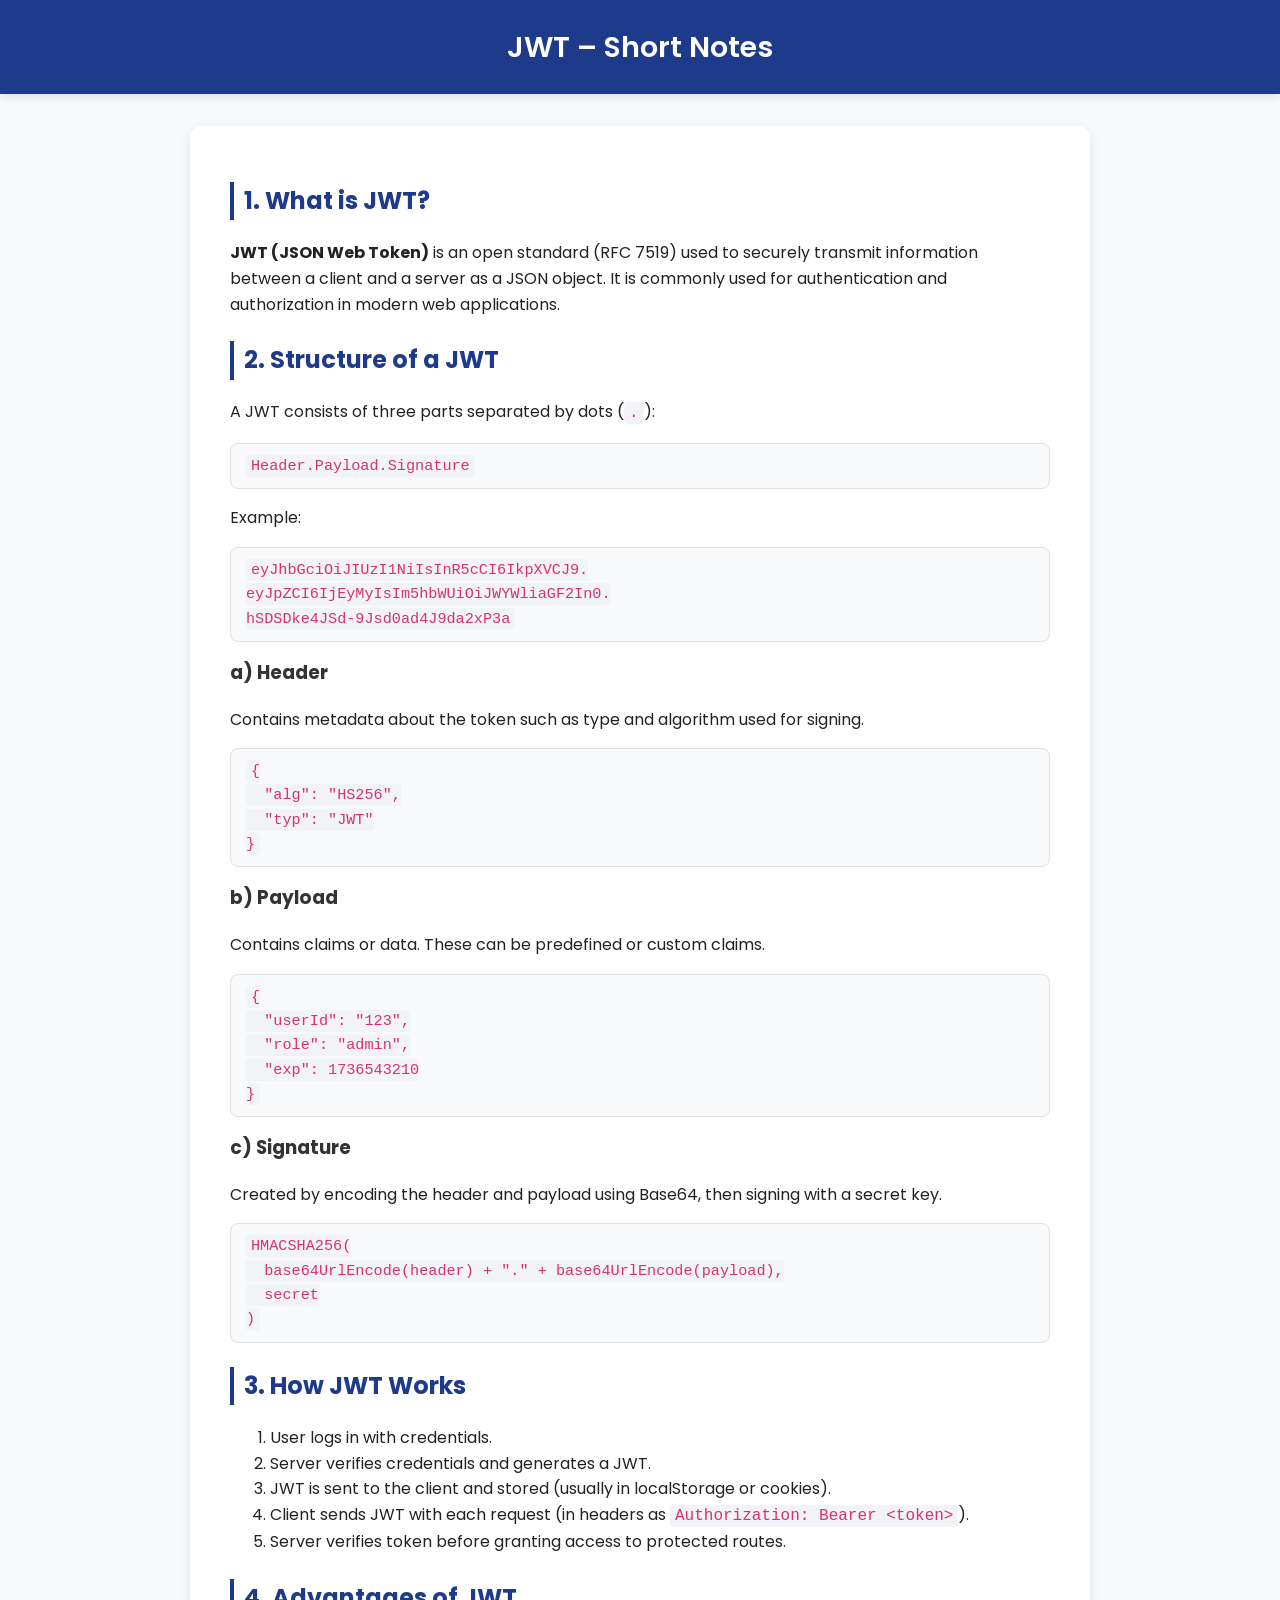
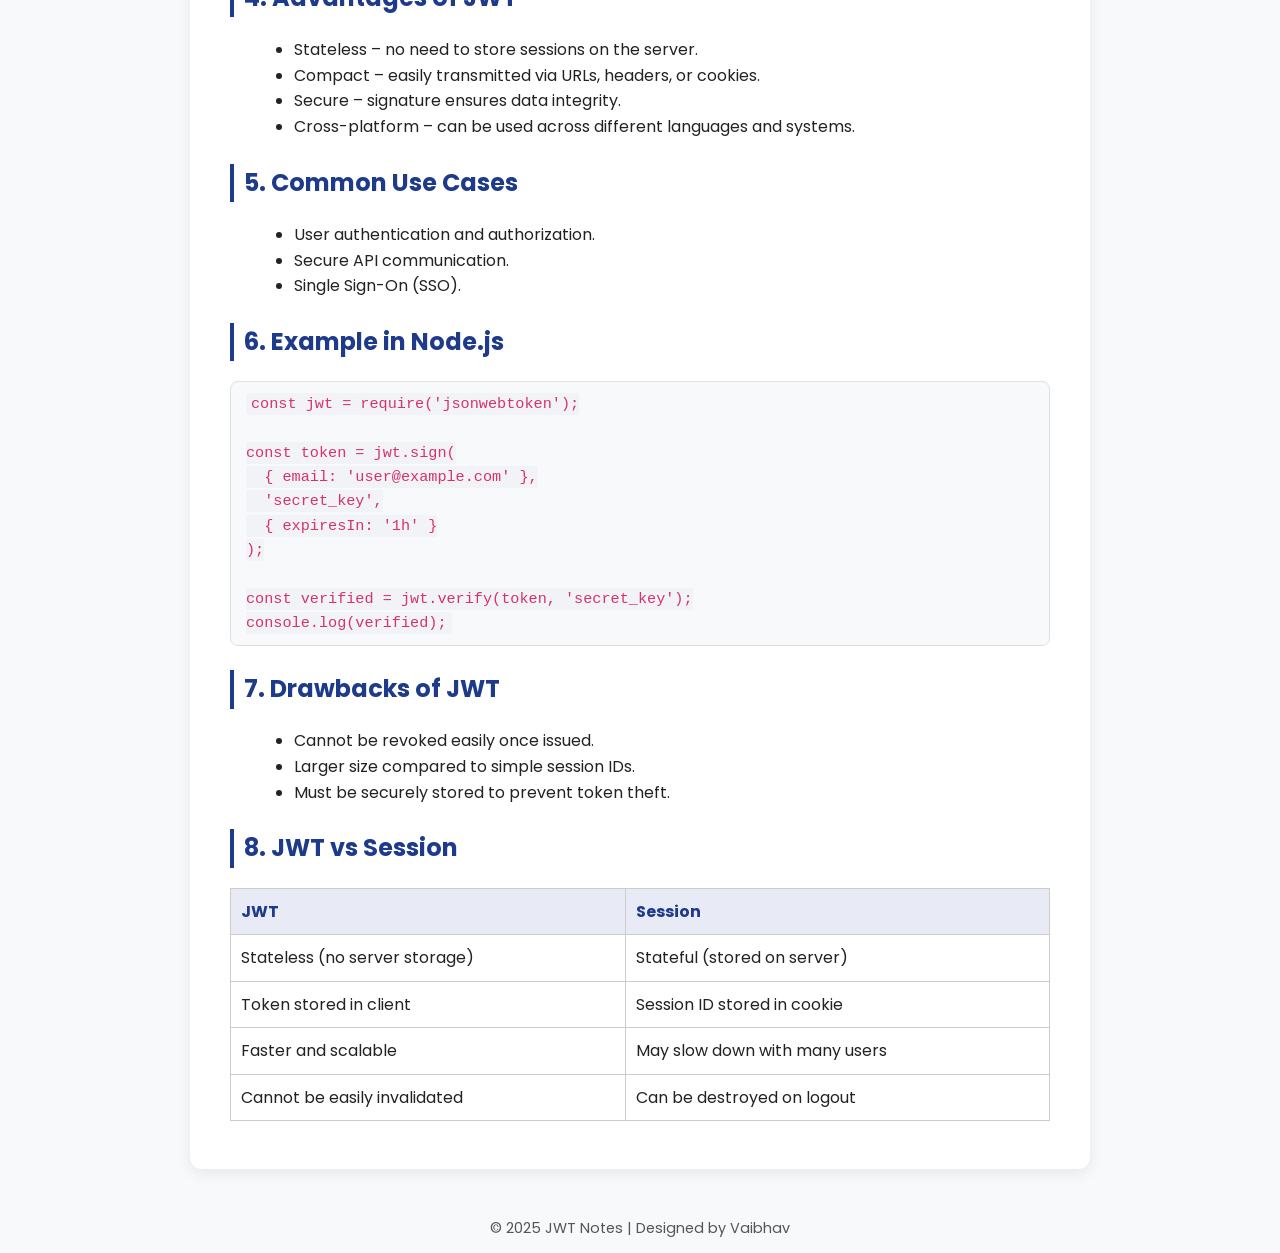
<file: Lab Work/Assignment-11/index.html>
<!DOCTYPE html>
<html lang="en">
<head>
  <meta charset="UTF-8">
  <meta name="viewport" content="width=device-width, initial-scale=1.0">
  <title>JWT – Short Notes</title>
  <link href="https://fonts.googleapis.com/css2?family=Poppins:wght@400;600&display=swap" rel="stylesheet">
  <style>
    * {
      box-sizing: border-box;
    }

    body {
      font-family: 'Poppins', sans-serif;
      background-color: #f8f9fb;
      color: #222;
      margin: 0;
      padding: 0;
      line-height: 1.6;
    }

    header {
      background-color: #1e3a8a;
      color: white;
      padding: 1.5rem 0;
      text-align: center;
      font-size: 1.8rem;
      font-weight: 600;
      box-shadow: 0 3px 8px rgba(0, 0, 0, 0.1);
    }

    .container {
      max-width: 900px;
      margin: 2rem auto;
      background: white;
      padding: 2rem 2.5rem;
      border-radius: 12px;
      box-shadow: 0 4px 15px rgba(0, 0, 0, 0.08);
    }

    h2 {
      color: #1e3a8a;
      border-left: 4px solid #1e3a8a;
      padding-left: 10px;
      margin-top: 1.5rem;
    }

    h3 {
      color: #333;
      margin-top: 1rem;
    }

    code {
      background: #f1f3f6;
      padding: 2px 5px;
      border-radius: 4px;
      font-family: Consolas, monospace;
      color: #d6336c;
    }

    pre {
      background: #f8f9fa;
      padding: 10px 15px;
      border-radius: 8px;
      overflow-x: auto;
      font-size: 0.95rem;
      border: 1px solid #e0e0e0;
    }

    table {
      width: 100%;
      border-collapse: collapse;
      margin: 1rem 0;
    }

    table th, table td {
      border: 1px solid #ccc;
      padding: 10px;
      text-align: left;
    }

    table th {
      background-color: #e8eaf6;
      color: #1e3a8a;
    }

    ul {
      margin: 0.5rem 0 0.5rem 1.5rem;
    }

    footer {
      text-align: center;
      margin-top: 2rem;
      padding: 1rem;
      color: #555;
      font-size: 0.9rem;
    }

    @media (max-width: 768px) {
      .container {
        padding: 1.5rem;
      }
      header {
        font-size: 1.5rem;
      }
    }
  </style>
</head>
<body>

  <header>JWT – Short Notes</header>

  <div class="container">

    <h2>1. What is JWT?</h2>
    <p><strong>JWT (JSON Web Token)</strong> is an open standard (RFC 7519) used to securely transmit information between a client and a server as a JSON object. It is commonly used for authentication and authorization in modern web applications.</p>

    <h2>2. Structure of a JWT</h2>
    <p>A JWT consists of three parts separated by dots (<code>.</code>):</p>
    <pre><code>Header.Payload.Signature</code></pre>
    <p>Example:</p>
    <pre><code>eyJhbGciOiJIUzI1NiIsInR5cCI6IkpXVCJ9.
eyJpZCI6IjEyMyIsIm5hbWUiOiJWYWliaGF2In0.
hSDSDke4JSd-9Jsd0ad4J9da2xP3a</code></pre>

    <h3>a) Header</h3>
    <p>Contains metadata about the token such as type and algorithm used for signing.</p>
    <pre><code>{
  "alg": "HS256",
  "typ": "JWT"
}</code></pre>

    <h3>b) Payload</h3>
    <p>Contains claims or data. These can be predefined or custom claims.</p>
    <pre><code>{
  "userId": "123",
  "role": "admin",
  "exp": 1736543210
}</code></pre>

    <h3>c) Signature</h3>
    <p>Created by encoding the header and payload using Base64, then signing with a secret key.</p>
    <pre><code>HMACSHA256(
  base64UrlEncode(header) + "." + base64UrlEncode(payload),
  secret
)</code></pre>

    <h2>3. How JWT Works</h2>
    <ol>
      <li>User logs in with credentials.</li>
      <li>Server verifies credentials and generates a JWT.</li>
      <li>JWT is sent to the client and stored (usually in localStorage or cookies).</li>
      <li>Client sends JWT with each request (in headers as <code>Authorization: Bearer &lt;token&gt;</code>).</li>
      <li>Server verifies token before granting access to protected routes.</li>
    </ol>

    <h2>4. Advantages of JWT</h2>
    <ul>
      <li>Stateless – no need to store sessions on the server.</li>
      <li>Compact – easily transmitted via URLs, headers, or cookies.</li>
      <li>Secure – signature ensures data integrity.</li>
      <li>Cross-platform – can be used across different languages and systems.</li>
    </ul>

    <h2>5. Common Use Cases</h2>
    <ul>
      <li>User authentication and authorization.</li>
      <li>Secure API communication.</li>
      <li>Single Sign-On (SSO).</li>
    </ul>

    <h2>6. Example in Node.js</h2>
    <pre><code>const jwt = require('jsonwebtoken');

const token = jwt.sign(
  { email: 'user@example.com' },
  'secret_key',
  { expiresIn: '1h' }
);

const verified = jwt.verify(token, 'secret_key');
console.log(verified);</code></pre>

    <h2>7. Drawbacks of JWT</h2>
    <ul>
      <li>Cannot be revoked easily once issued.</li>
      <li>Larger size compared to simple session IDs.</li>
      <li>Must be securely stored to prevent token theft.</li>
    </ul>

    <h2>8. JWT vs Session</h2>
    <table>
      <tr>
        <th>JWT</th>
        <th>Session</th>
      </tr>
      <tr>
        <td>Stateless (no server storage)</td>
        <td>Stateful (stored on server)</td>
      </tr>
      <tr>
        <td>Token stored in client</td>
        <td>Session ID stored in cookie</td>
      </tr>
      <tr>
        <td>Faster and scalable</td>
        <td>May slow down with many users</td>
      </tr>
      <tr>
        <td>Cannot be easily invalidated</td>
        <td>Can be destroyed on logout</td>
      </tr>
    </table>

  </div>

  <footer>© 2025 JWT Notes | Designed by Vaibhav</footer>

</body>
</html>
</file>
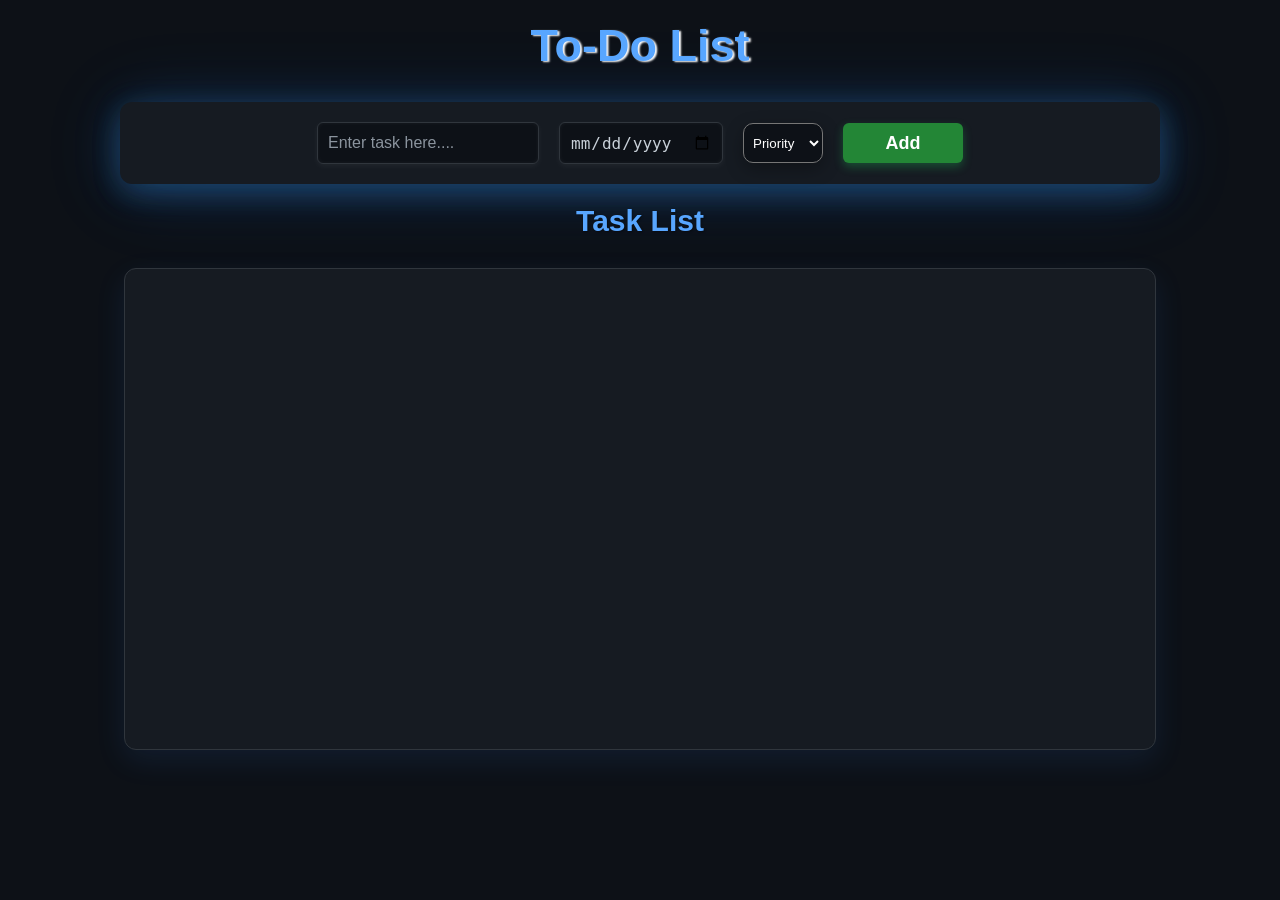
<file: Lab Work/Assignment-2/index.html>
<!DOCTYPE html>
<html lang="en">

<head>
    <meta charset="UTF-8">
    <meta name="viewport" content="width=device-width, initial-scale=1.0">
    <title>Document</title>
    <link rel="stylesheet" href="index.css">
</head>

<body>
    <h1>To-Do List</h1>
    <div class="main">
        <input type="text" name="task" id="task" placeholder="Enter task here....">
        <input type="date" name="date" id="date">
        <select name="prio" id="prio">
            <option value="Priority">Priority</option>
            <option value="High">High</option>
            <option value="Medium">Medium</option>
            <option value="Low">Low</option>
        </select>
        <button id="add" onclick="add()">Add</button>

    </div>
    <!-- <div class="taskEdit">
        <label for="editText" class="editText">Edit Task</label>
        <input type="text" name="edited" id="edited">
        <div class="btnsec">
            <button class="cancel">Cancel</button>
            <button class="ok">OK</button>
        </div> -->

    </div>
    <h3>Task List</h3>
    <div id="list_task">
        <!-- <h2 id="warning">Task list is empty !</h2> -->

        <!-- <div class="task">
            <input type="checkbox" name="com" id="status">
            <div class="taskName">hdhdhdhhdhd</div>
            <div class="dte">23/12/2024</div>
            <button class="edit">Edit</button>
            <button class="del">Delete</button>
        </div> -->

    </div>
    <!-- <div class="taskEdit">
        <label for="editText" class="editText">Edit Task</label>
        <input type="text" name="edited" class="edited">
        <input type="date" name="" class="editDate">
        <select name="" class="editPrio">
            <option value="null">Priority</option>
            <option value="High">High</option>
            <option value="Medium">Medium</option>
            <option value="Low">Low</option>
        </select>
        <div class="btnsec">
            <button class="cancel">Cancel</button>
            <button class="ok">OK</button>
        </div> -->


<script src="index.js"></script>
</body>
</html>
</file>
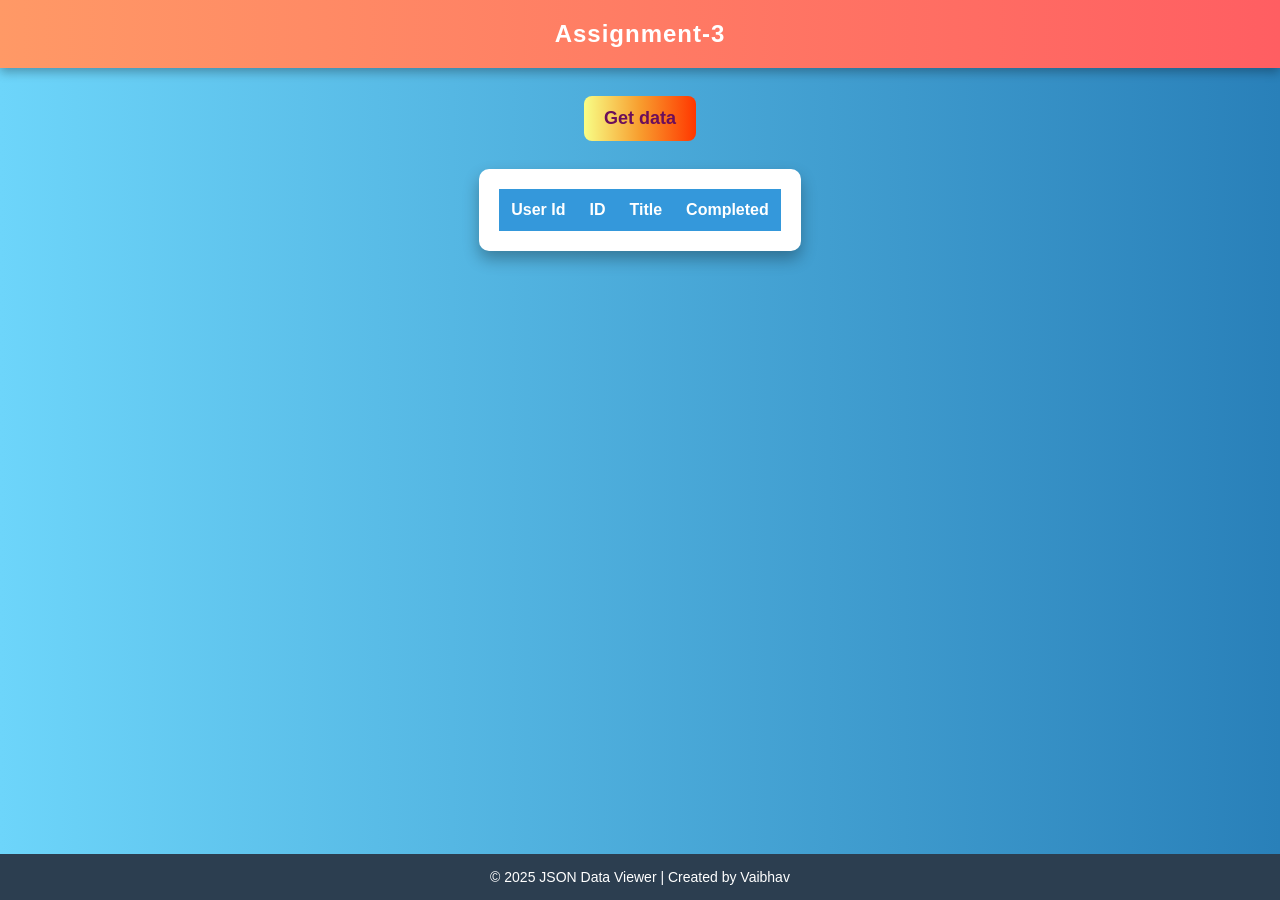
<file: Lab Work/Assignment-3/index.html>
<!DOCTYPE html>
<html lang="en">
<head>
    <meta charset="UTF-8">
    <meta name="viewport" content="width=device-width, initial-scale=1.0">
    <title>Assignment-3</title>
    <style>
       
        html, body {
            height: 100%;
            margin: 0;
            padding: 0;
        }
        body {
            font-family: Arial, sans-serif;
            background: linear-gradient(to right, #6dd5fa, #2980b9);
            display: flex;
            flex-direction: column;
            color: #fff;
        }

       
        header {
            background: linear-gradient(to right, #ff9966, #ff5e62);
            padding: 20px;
            text-align: center;
            color: white;
            font-size: 24px;
            font-weight: bold;
            letter-spacing: 1px;
            box-shadow: 0 4px 10px rgba(0,0,0,0.3);
        }

       
        main {
            flex: 1; 
            display: flex;
            flex-direction: column;
            align-items: center;
            padding: 20px;
        }

     
        .btncontainer {
            text-align: center;
            margin-bottom: 20px;
        }

        button {
            background: linear-gradient(to right, #f8fe86, #f89d2e,rgb(255, 55, 0));
            border: none;
            color: white;
            padding: 12px 20px;
            font-size: 18px;
            font-weight:700;
            color:rgb(107, 14, 91);
            margin: 8px;
            border-radius: 8px;
            cursor: pointer;
            transition: transform 0.2s ease, background 0.3s ease;
        }

        button:hover {
            transform: scale(1.05);
            background: linear-gradient(to right, #ff5e62, #ff9966);
        }

      
        #container {
            background: white;
            color: #333;
            padding: 20px;
            border-radius: 10px;
            box-shadow: 0 8px 16px rgba(0,0,0,0.3);
            max-width: 100%;
            overflow-x: auto;
        }

        table {
            width: 100%;
            border-collapse: collapse;
        }

        th {
            background-color: #3498db;
            color: white;
            padding: 12px;
            text-align: left;
        }

        td {
            padding: 10px;
            border-bottom: 1px solid #ddd;
        }

        tr:nth-child(even) {
            background-color: #f2f2f2;
        }

        tr:hover {
            background-color: #dfe6e9;
        }

        footer {
            background-color: #2c3e50;
            color: white;
            padding: 15px;
            text-align: center;
            font-size: 14px;
        }

       
        @media (max-width: 600px) {
            table, thead, tbody, th, td, tr {
                display: block;
            }
            th {
                position: sticky;
                top: 0;
                z-index: 2;
            }
            td {
                border: none;
                display: flex;
                justify-content: space-between;
                padding: 10px;
                border-bottom: 1px solid #ddd;
            }
        }
    </style>
</head>
<body>
    
    
    <header>
        Assignment-3
    </header>

    <main>
        <div class="btncontainer">
            <button id="btn" onclick="getData()">Get data</button>
        </div>
        
        <div id="container">
            <table>
                <tr>
                    <th>User Id</th>
                    <th>ID</th>
                    <th>Title</th>
                    <th>Completed</th>
                </tr>
                <tbody id="tbdy"></tbody>
            </table>
        </div>
    </main>

    
    <footer>
        &copy; 2025 JSON Data Viewer | Created by Vaibhav
    </footer>

    <script>
        function getData() {
            fetch("https://jsonplaceholder.typicode.com/todos")
            .then((response) => response.json())
            .then((data) => {
                let tbody = document.getElementById("tbdy");
                tbody.innerHTML = ""; 

                data.forEach(obj => {
                    let row = document.createElement("tr");
                    for (let k in obj) {
                        let d = document.createElement("td");
                        d.textContent = obj[k];
                        row.append(d);
                    }
                    tbody.append(row);
                });
            })
            .catch((err) => {
                console.log("error : " + err);
            })
        }
    </script>
</body>
</html>
</file>
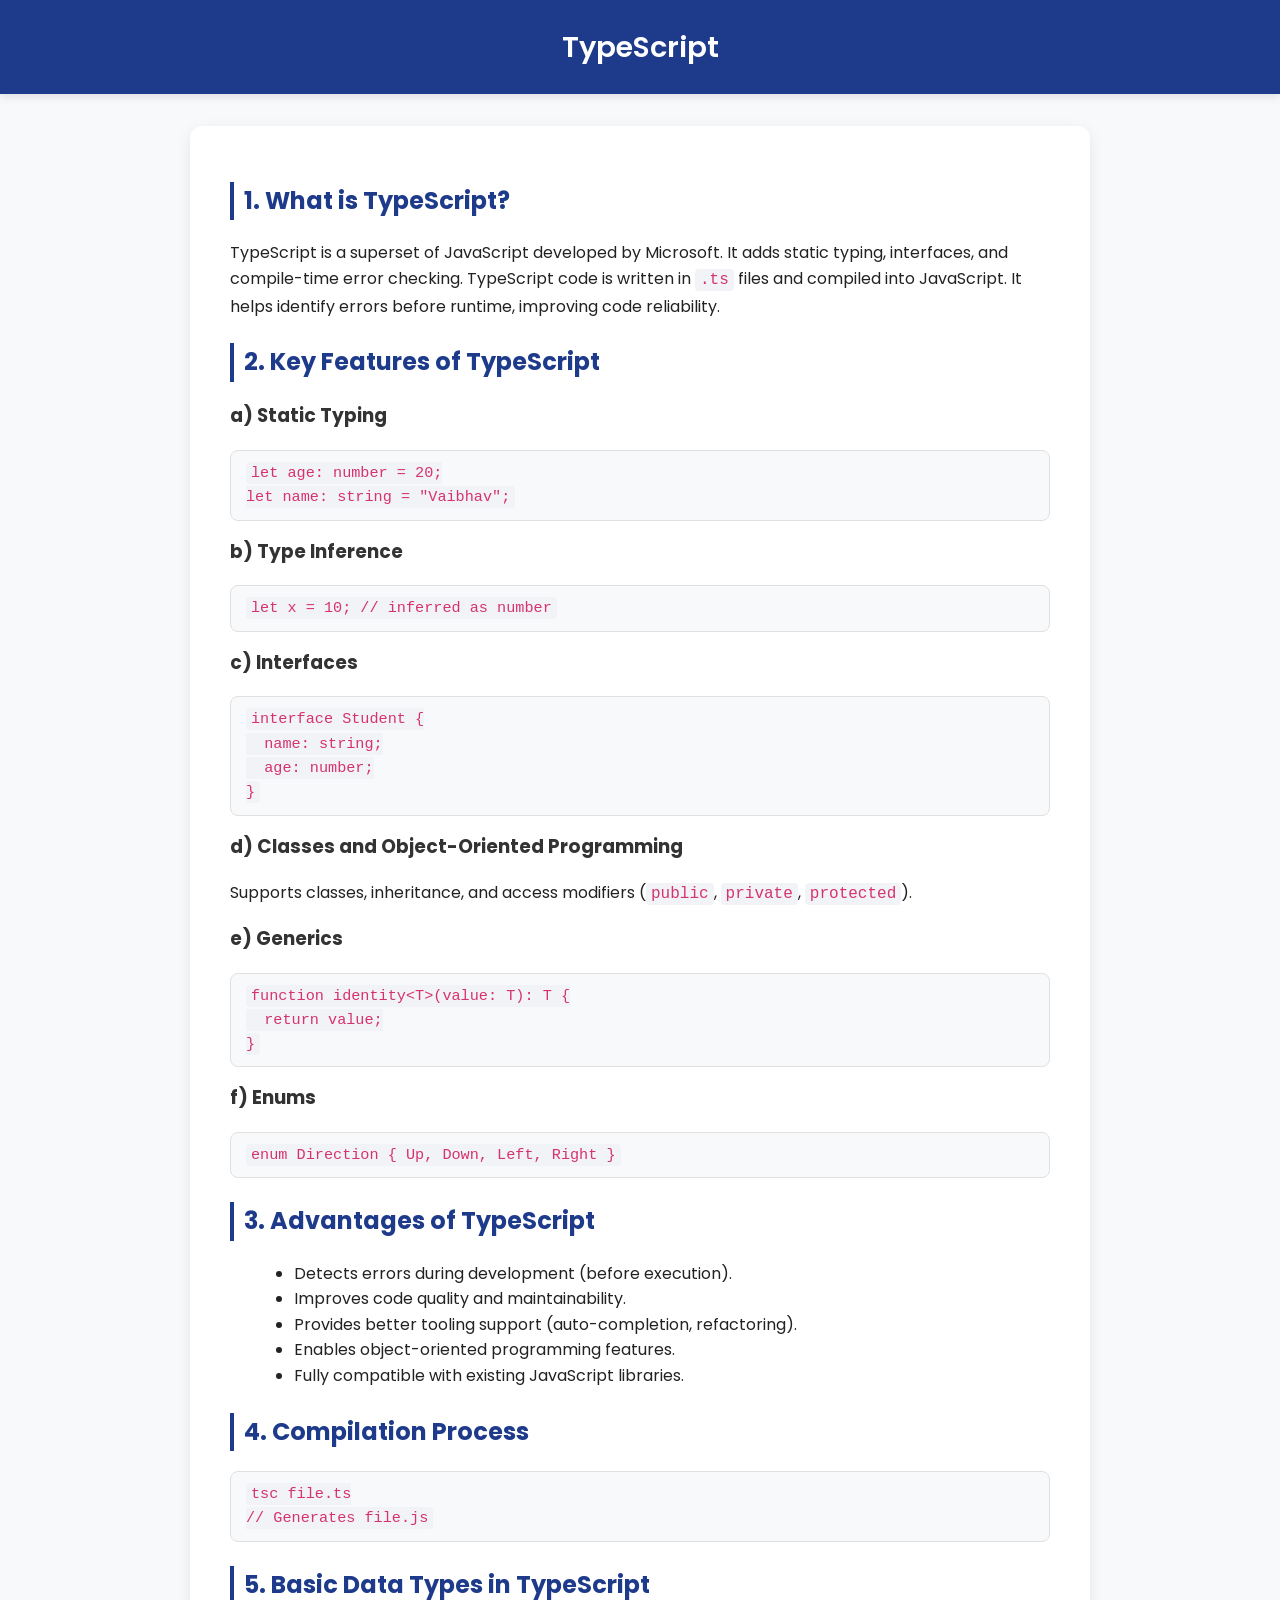
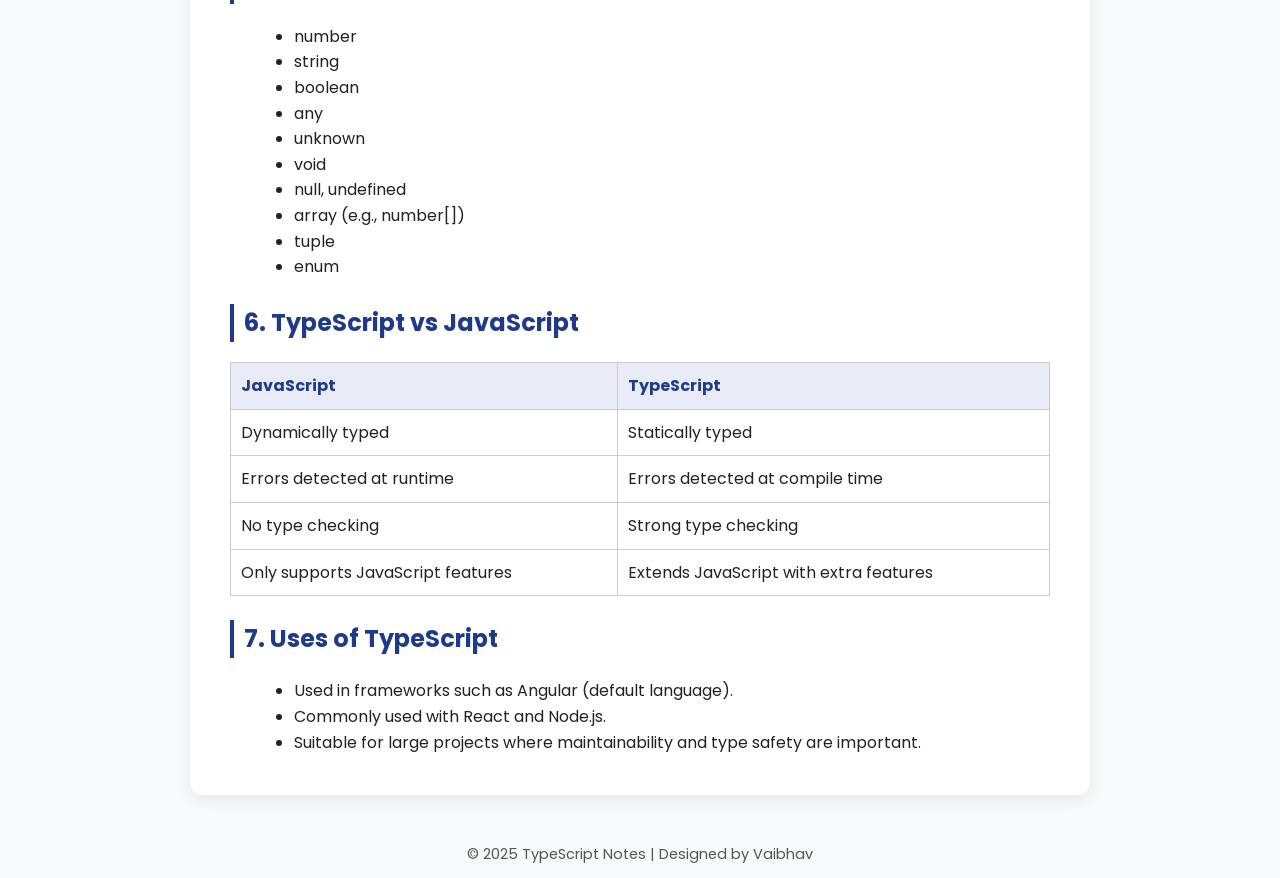
<file: Lab Work/Assignment-5/index.html>
<!DOCTYPE html>
<html lang="en">
<head>
  <meta charset="UTF-8">
  <meta name="viewport" content="width=device-width, initial-scale=1.0">
  <title>TypeScript - Short Notes</title>
  <link href="https://fonts.googleapis.com/css2?family=Poppins:wght@400;600&display=swap" rel="stylesheet">
  <style>
    * {
      box-sizing: border-box;
    }

    body {
      font-family: 'Poppins', sans-serif;
      background-color: #f8f9fb;
      color: #222;
      margin: 0;
      padding: 0;
      line-height: 1.6;
    }

    header {
      background-color: #1e3a8a;
      color: white;
      padding: 1.5rem 0;
      text-align: center;
      font-size: 1.8rem;
      font-weight: 600;
      box-shadow: 0 3px 8px rgba(0, 0, 0, 0.1);
    }

    .container {
      max-width: 900px;
      margin: 2rem auto;
      background: white;
      padding: 2rem 2.5rem;
      border-radius: 12px;
      box-shadow: 0 4px 15px rgba(0, 0, 0, 0.08);
    }

    h2 {
      color: #1e3a8a;
      border-left: 4px solid #1e3a8a;
      padding-left: 10px;
      margin-top: 1.5rem;
    }

    h3 {
      color: #333;
      margin-top: 1rem;
    }

    code {
      background: #f1f3f6;
      padding: 2px 5px;
      border-radius: 4px;
      font-family: Consolas, monospace;
      color: #d6336c;
    }

    pre {
      background: #f8f9fa;
      padding: 10px 15px;
      border-radius: 8px;
      overflow-x: auto;
      font-size: 0.95rem;
      border: 1px solid #e0e0e0;
    }

    table {
      width: 100%;
      border-collapse: collapse;
      margin: 1rem 0;
    }

    table th, table td {
      border: 1px solid #ccc;
      padding: 10px;
      text-align: left;
    }

    table th {
      background-color: #e8eaf6;
      color: #1e3a8a;
    }

    ul {
      margin: 0.5rem 0 0.5rem 1.5rem;
    }

    footer {
      text-align: center;
      margin-top: 2rem;
      padding: 1rem;
      color: #555;
      font-size: 0.9rem;
    }

    @media (max-width: 768px) {
      .container {
        padding: 1.5rem;
      }
      header {
        font-size: 1.5rem;
      }
    }
  </style>
</head>
<body>

  <header>TypeScript</header>

  <div class="container">
    <h2>1. What is TypeScript?</h2>
    <p>TypeScript is a superset of JavaScript developed by Microsoft. It adds static typing, interfaces, and compile-time error checking. TypeScript code is written in <code>.ts</code> files and compiled into JavaScript. It helps identify errors before runtime, improving code reliability.</p>

    <h2>2. Key Features of TypeScript</h2>

    <h3>a) Static Typing</h3>
    <pre><code>let age: number = 20;
let name: string = "Vaibhav";</code></pre>

    <h3>b) Type Inference</h3>
    <pre><code>let x = 10; // inferred as number</code></pre>

    <h3>c) Interfaces</h3>
    <pre><code>interface Student {
  name: string;
  age: number;
}</code></pre>

    <h3>d) Classes and Object-Oriented Programming</h3>
    <p>Supports classes, inheritance, and access modifiers (<code>public</code>, <code>private</code>, <code>protected</code>).</p>

    <h3>e) Generics</h3>
    <pre><code>function identity&lt;T&gt;(value: T): T {
  return value;
}</code></pre>

    <h3>f) Enums</h3>
    <pre><code>enum Direction { Up, Down, Left, Right }</code></pre>

    <h2>3. Advantages of TypeScript</h2>
    <ul>
      <li>Detects errors during development (before execution).</li>
      <li>Improves code quality and maintainability.</li>
      <li>Provides better tooling support (auto-completion, refactoring).</li>
      <li>Enables object-oriented programming features.</li>
      <li>Fully compatible with existing JavaScript libraries.</li>
    </ul>

    <h2>4. Compilation Process</h2>
    <pre><code>tsc file.ts
// Generates file.js</code></pre>

    <h2>5. Basic Data Types in TypeScript</h2>
    <ul>
      <li>number</li>
      <li>string</li>
      <li>boolean</li>
      <li>any</li>
      <li>unknown</li>
      <li>void</li>
      <li>null, undefined</li>
      <li>array (e.g., number[])</li>
      <li>tuple</li>
      <li>enum</li>
    </ul>

    <h2>6. TypeScript vs JavaScript</h2>
    <table>
      <tr>
        <th>JavaScript</th>
        <th>TypeScript</th>
      </tr>
      <tr>
        <td>Dynamically typed</td>
        <td>Statically typed</td>
      </tr>
      <tr>
        <td>Errors detected at runtime</td>
        <td>Errors detected at compile time</td>
      </tr>
      <tr>
        <td>No type checking</td>
        <td>Strong type checking</td>
      </tr>
      <tr>
        <td>Only supports JavaScript features</td>
        <td>Extends JavaScript with extra features</td>
      </tr>
    </table>

    <h2>7. Uses of TypeScript</h2>
    <ul>
      <li>Used in frameworks such as Angular (default language).</li>
      <li>Commonly used with React and Node.js.</li>
      <li>Suitable for large projects where maintainability and type safety are important.</li>
    </ul>
  </div>

  <footer>© 2025 TypeScript Notes | Designed by Vaibhav</footer>

</body>
</html>
</file>
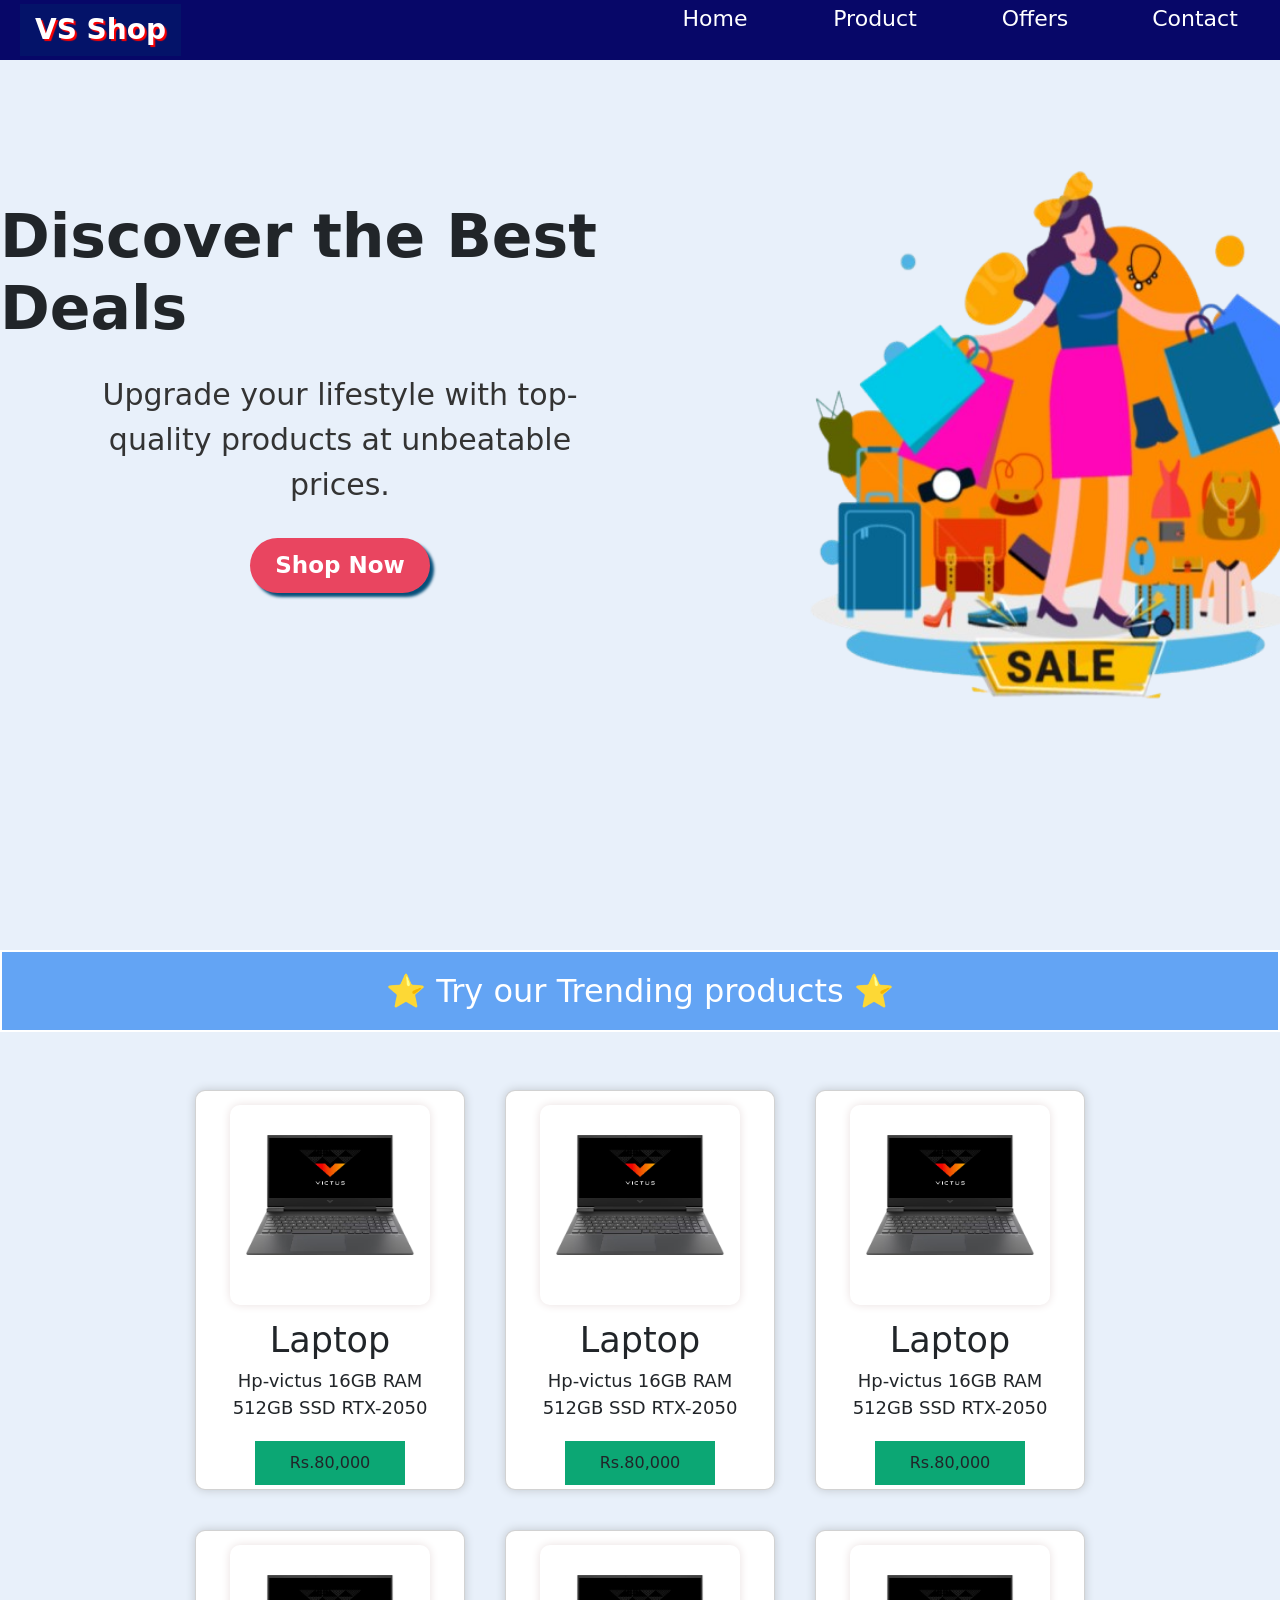
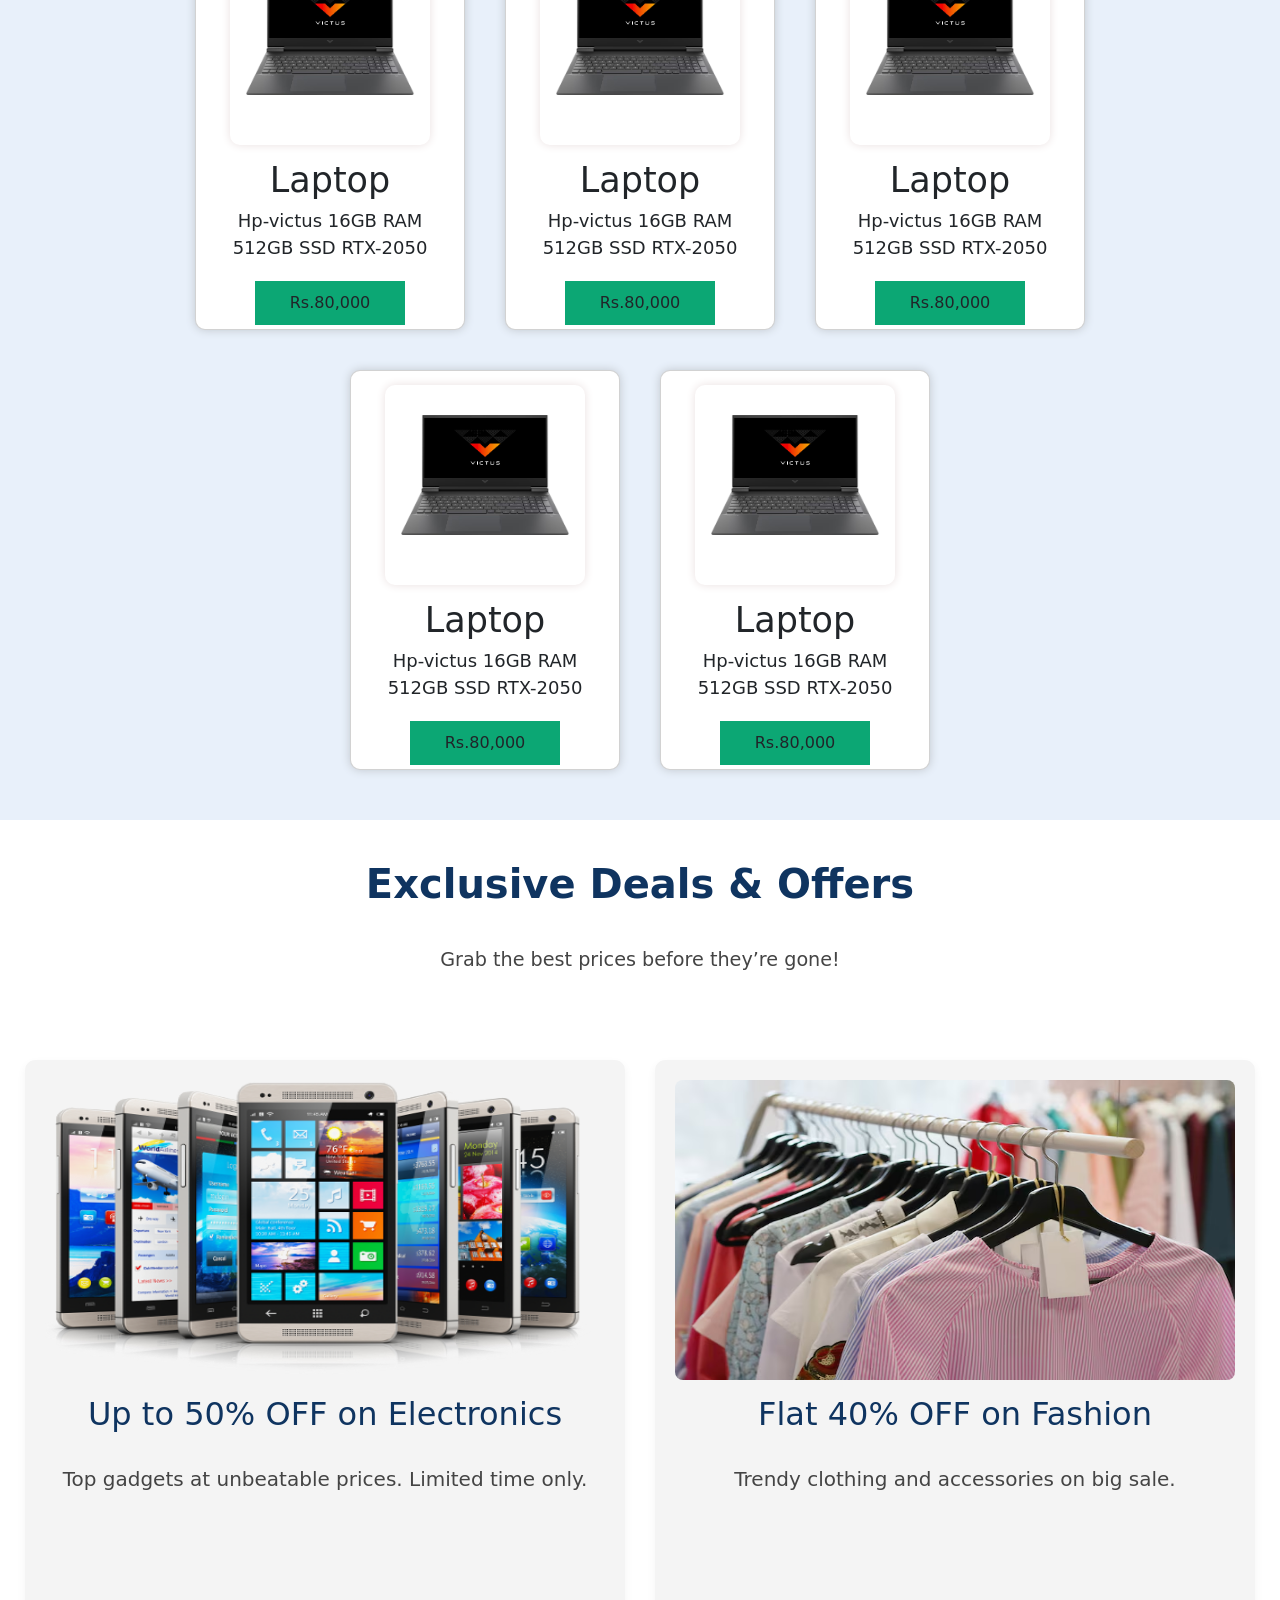
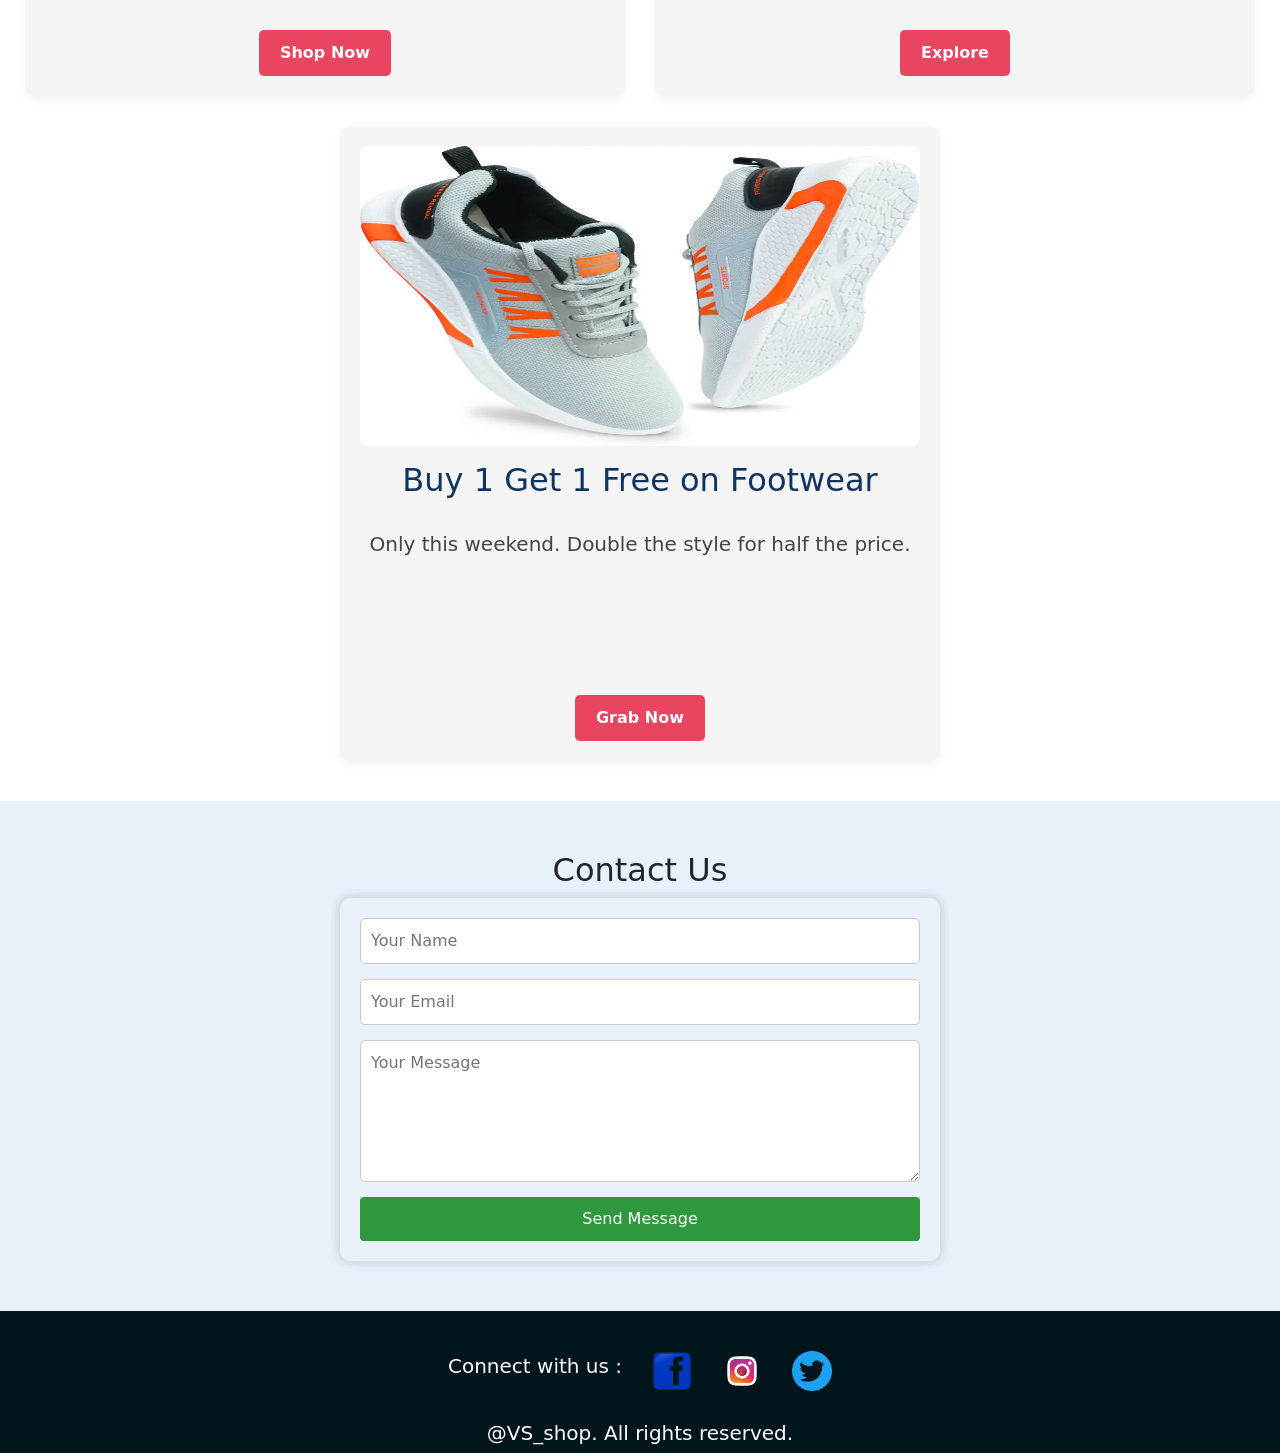
<file: Lab Work/Assignment-1/HTML_CSS/index.html>
<!doctype html>
<html lang="en">
<head>
  <meta charset="utf-8">
  <meta name="viewport" content="width=device-width, initial-scale=1">
  <title>VS shop</title>
  <link href="https://cdn.jsdelivr.net/npm/bootstrap@5.3.7/dist/css/bootstrap.min.css" rel="stylesheet">
  <link rel="stylesheet" href="./index.css">
</head>
<body>

  <nav class="fixed-top">
    <div class="logo">VS Shop</div>

    <input type="checkbox" id="menu-toggle" hidden>

    <label for="menu-toggle" class="hamburger">
      <img src="../IMAGES/hamburg.png" alt="Menu Icon">
    </label>

    <ul class="navlink">
      <li><a href="#home">Home<div class="dashed"></div></a></li>
      <li><a href="#products">Product<div class="dashed"></div></a></li>
      <li><a href="#offer">Offers<div class="dashed"></div></a></li>
      <li><a href="#contact">Contact<div class="dashed"></div></a></li>
    </ul>
  </nav>


  <section class="hero" id="home">
  <div class="hero-content">
    <h1>Discover the Best Deals</h1>
    <p>Upgrade your lifestyle with top-quality products at unbeatable prices.</p>
    <a href="#products" class="btnn">Shop Now</a>
  </div>
  <div class="hero-image">
    <img src="../IMAGES/hero-img.png" alt="Shopping banner" id="hero-img">
  </div>
</section>

<h2 class="hed">⭐ Try our Trending products ⭐</h2>
<section class="trend" id="products">
  <div class="card">
    <div class="img-container"><img src="../IMAGES/laptop.png" alt=""></div>
    <div class="product-name">Laptop</div>
    <div class="product-info">Hp-victus 16GB RAM 512GB SSD RTX-2050</div>
    <div class="price">Rs.80,000</div>
  </div>

   <div class="card">
    <div class="img-container"><img src="../IMAGES/laptop.png" alt=""></div>
    <div class="product-name">Laptop</div>
    <div class="product-info">Hp-victus 16GB RAM 512GB SSD RTX-2050</div>
    <div class="price">Rs.80,000</div>
  </div>

   <div class="card">
    <div class="img-container"><img src="../IMAGES/laptop.png" alt=""></div>
    <div class="product-name">Laptop</div>
    <div class="product-info">Hp-victus 16GB RAM 512GB SSD RTX-2050</div>
    <div class="price">Rs.80,000</div>
  </div>

   <div class="card">
    <div class="img-container"><img src="../IMAGES/laptop.png" alt=""></div>
    <div class="product-name">Laptop</div>
    <div class="product-info">Hp-victus 16GB RAM 512GB SSD RTX-2050</div>
    <div class="price">Rs.80,000</div>
  </div>

   <div class="card">
    <div class="img-container"><img src="../IMAGES/laptop.png" alt=""></div>
    <div class="product-name">Laptop</div>
    <div class="product-info">Hp-victus 16GB RAM 512GB SSD RTX-2050</div>
    <div class="price">Rs.80,000</div>
  </div>

   <div class="card">
    <div class="img-container"><img src="../IMAGES/laptop.png" alt=""></div>
    <div class="product-name">Laptop</div>
    <div class="product-info">Hp-victus 16GB RAM 512GB SSD RTX-2050</div>
    <div class="price">Rs.80,000</div>
  </div>

   <div class="card">
    <div class="img-container"><img src="../IMAGES/laptop.png" alt=""></div>
    <div class="product-name">Laptop</div>
    <div class="product-info">Hp-victus 16GB RAM 512GB SSD RTX-2050</div>
    <div class="price">Rs.80,000</div>
  </div>

   <div class="card">
    <div class="img-container"><img src="../IMAGES/laptop.png" alt=""></div>
    <div class="product-name">Laptop</div>
    <div class="product-info">Hp-victus 16GB RAM 512GB SSD RTX-2050</div>
    <div class="price">Rs.80,000</div>
  </div>

  
</section>


<section class="offers-banner" id="offer">
    <h1>Exclusive Deals & Offers</h1>
    <p>Grab the best prices before they’re gone!</p>
  </section>

  <section class="offers-page">
    <div class="offer-card">
      <img src="../IMAGES/electronic.png" alt="Offer 1" />
      <h2>Up to 50% OFF on Electronics</h2>
      <p>Top gadgets at unbeatable prices. Limited time only.</p>
      <a href="#products" class="btn">Shop Now</a>
    </div>

    <div class="offer-card">
      <img src="../IMAGES/fasion.png" alt="Offer 2" />
      <h2>Flat 40% OFF on Fashion</h2>
      <p>Trendy clothing and accessories on big sale.</p>
      <a href="#products" class="btn">Explore</a>
    </div>

    <div class="offer-card">
      <img src="../IMAGES/foot.png" alt="Offer 3" />
      <h2>Buy 1 Get 1 Free on Footwear</h2>
      <p>Only this weekend. Double the style for half the price.</p>
      <a href="#products" class="btn">Grab Now</a>
    </div>
    
    
  </section>



<section class="contact" id="contact">
  <h2>Contact Us</h2>
  <form>
    <input type="text" placeholder="Your Name" required>
    <input type="email" placeholder="Your Email" required>
    <textarea placeholder="Your Message" rows="5" required></textarea>
    <button type="submit">Send Message</button>
  </form>
</section>



<footer>
  
  <div class="social">
    Connect with us :
    <a href="https://www.facebook.com/" class="icon"><img src="../IMAGES/face.png" alt="" class="icons"></a>
    <a href="https://www.instagram.com/" class="icon"><img src="../IMAGES/insta.png" alt="" class="icons"></a>
    <a href="https://x.com/?lang=en-in" class="icon"><img src="../IMAGES/twitter.png" alt="" class="icons"></a>
  </div>
  <div class="rights">
    <h3>@VS_shop. All rights reserved.</h3>
  </div>
</footer>

</body>
</html>
</file>
<file: Lab Work/Assignment-2/index.css>
body {
            background-color: #0d1117;
            color: #c9d1d9;
            font-family: 'Segoe UI', Tahoma, Geneva, Verdana, sans-serif;
            margin: 0;
            padding: 0;
        }

        h1 {
            font-size: 45px;
            text-align: center;
            margin-top: 20px;
            color: #58a6ff;
            /* text-shadow: 1px 1px 2px rgba(0, 0, 0, 0.5); */
            text-shadow: 2px 1px 2px rgb(255, 255, 255);
        }

        .main {
            width: 90%;
            max-width: 1000px;
            display: flex;
            justify-content: center;
            align-items: center;
            gap: 2%;
            flex-wrap: wrap;
            background-color: #161b22;
            margin: 20px auto;
            padding: 20px;
            border-radius: 12px;
            box-shadow: 0 5px 30px rgba(46, 176, 236, 0.15), 0 5px 50px rgba(56, 139, 253, 0.15), 0 5px 80px rgba(56, 139, 253, 0.15), 0 10px 30px rgba(56, 139, 253, 0.15);
        }

        #task,
        #date,
        .edited,
        .editDate {
            height: 40px;
            font-size: 16px;
            border: 1px solid #30363d;
            border-radius: 6px;
            padding: 0 10px;
            background-color: #0d1117;
            color: #c9d1d9;
            box-shadow: inset 0 0 4px rgba(255, 255, 255, 0.05), 0 2px 6px rgba(255, 255, 255, 0.05);
            transition: box-shadow 0.3s ease;
        }

        #task:focus,
        #date:focus,
        .edited:focus,
        .editDate:focus {
            outline: none;
            box-shadow: 0 0 10px rgba(88, 166, 255, 0.6);
        }

        #task::placeholder {
            color: #8b949e;
        }

        #add,
        .del,
        .edit,
        .ok,
        .cancel {
            height: 40px;
            width: 120px;
            background-color: #238636;
            color: white;
            font-size: 18px;
            font-weight: 600;
            border: none;
            border-radius: 6px;
            cursor: pointer;
            box-shadow: 0 4px 10px rgba(34, 197, 94, 0.3);
            transition: transform 0.2s, box-shadow 0.2s;
        }

        #add:hover,
        .edit:hover {
            background-color: #2ea043;
            transform: translateY(-2px);
            box-shadow: 0 6px 12px rgba(34, 197, 94, 0.5);
        }

        .del,
        .cancel {
            background-color: #da3633;
            box-shadow: 0 4px 10px rgba(255, 0, 0, 0.3);
        }

        .del:hover {
            background-color: #f85149;
            transform: translateY(-2px);
            box-shadow: 0 6px 12px rgba(255, 0, 0, 0.5);
        }

        #list_task {
            height: 450px;
            width: 90%;
            max-width: 1000px;
            margin: 0 auto;
            margin-top: 20px;
            padding: 15px;
            background-color: #161b22;
            border-radius: 12px;
            overflow-y: auto;
            display: flex;
            flex-direction: column;
            gap: 15px;
            box-shadow: 0 10px 30px rgba(56, 139, 253, 0.1);
            border: 1px solid #30363d;
        }

        .task,
        #prio,
        .editPrio {
            display: flex;
            align-items: center;
            justify-content: space-between;
            gap: 10px;
            padding: 12px 15px;
            border-radius: 10px;
            background-color: #0d1117;
            box-shadow: 0 6px 18px rgba(0, 0, 0, 0.3);
            transition: transform 0.2s ease;
        }

        .task {
            border: 2px solid rgb(76, 12, 121);
        }

        .task:hover {
            transform: scale(1.01);
            box-shadow: 0 10px 25px rgba(0, 0, 0, 0.4);
        }

        .taskName {
            font-size: 20px;
            flex: 1;
            word-break: break-word;
        }

        .dte {
            font-size: 18px;
            width: 200px;
            text-align: center;
        }

        h3 {
            font-size: 30px;
            text-align: center;
            margin-top: 20px;
            color: #58a6ff;
            text-shadow: 1px 1px 2px rgba(0, 0, 0, 0.4);
        }

        h2 {
            color: #f85149;
            font-size: 28px;
            text-align: center;
            margin-top: 40px;
            text-shadow: 1px 1px 2px rgba(0, 0, 0, 0.4);
        }

        .status {
            height: 20px;
            width: 20px;
        }

        .status:checked {
            background-color: red;
            box-shadow: 0px 0px 10px rgba(56, 139, 253, 0.15);
            color: red;
        }

        .status:checked~.taskName {
            text-decoration: line-through;
        }

        .edit {
            background-color: rgb(255, 153, 0);
        }

        .edit:hover {
            box-shadow: 2px 2px 10px rgb(11, 255, 255);
            background-color: rgb(255, 153, 0);

        }

        .task {
            border-left: 10px solid rgb(0, 0, 0);
        }

        #prio,
        .editPrio {
            height: 40px;
            color: white;
            padding: 5px;
        }

        .taskEdit {
            border: 2px solid rgb(74, 84, 9);
            height: 300px;
            width: 500px;
            display: flex;
            flex-direction: column;
            justify-content: center;
            align-items: center;
            gap: 5%;
            position: absolute;
            /* margin-left: 15%; */
            top: 30%;
            left: 34%;
            backdrop-filter: blur(5px);
        }

        .edited {
            height: 50px;
            width: 90%;


        }

        .editText {
            color: rgb(255, 255, 255);
            text-align: center;
            font-size: 180%;
        }

        .btnsec {
            display: flex;
            gap: 30%;
        }


      /* Tablet: Keep default flex row */
@media (max-width: 900px) {
    .main {
        flex-wrap: wrap;
    }

    #task,
    #date,
    #prio,
    #add {
        flex: 1 1 45%;
        margin: 5px 0;
    }
    .taskName {
    width: 100%;
    text-align: center;
    font-size: 18px;
    word-break: break-word;
    white-space: normal;
}
}

/* Mobile: Stack elements */
@media (max-width: 600px) {
    .main {
        flex-direction: column;
        align-items: stretch;
        /* border:2px solid; */
        align-items: center;
    }

    #task,
    #date,
    #prio,
    #add {
        width: 95%;
        margin-bottom: 10px;
        padding:12px;

    }

    .task {
        flex-direction: column;
        align-items: center;
        text-align: center;
        padding: 15px;
    }

    .task input.status {
        align-self: flex-start;
    }

    .taskName,
    .dte,
    .edit,
    .del {
        width: 100%;
        text-align: center;
    }

    
    .taskName {
    width: 100%;
    text-align: center;
    font-size: 18px;
    word-break: break-word;
    white-space: normal;
}


    .dte {
        font-size: 16px;
        margin-bottom: 5px;
    }

    .edit,
    .del {
        margin-top: 5px;
    }

    .taskEdit {
        width: 90%;
        left: 5%;
        top: 20%;
        position: fixed;
    }

    .btnsec {
        flex-direction: row;
        align-items: center;
        gap: 10px;
    }

    .editText {
        font-size: 150%;
    }

    .edited {
        width: 80%;
    }
}
</file>
<file: Lab Work/Assignment-1/HTML_CSS/index.css>
* {
  margin: 0;
  padding: 0;
  box-sizing: border-box;
  scroll-behavior: smooth;
  
  
}
body{
    background-color: #E8F0FA;
    padding-top:200px;
}

nav {
  background-color: rgb(7, 7, 104);
  display: flex;
  align-items: center;
  justify-content: space-between;
  padding: 0 20px;
  height: 60px;
  
}

.logo {
  /* color: rgb(127, 255, 127); */
  color:white;
  font-size: 28px;
  font-weight: 800;
  /* text-shadow: 1px 1px 2px rgb(154, 243, 255),
               0px 0px 10px rgb(153, 248, 255),
               0px 0px 10px orange,1px 1px 1px rgb(193, 0, 252); */
  background-color: rgb(4, 19, 105);
  padding: 5px 15px;
  text-shadow: 2px 2px 1px rgb(255, 0, 0);
  transition:0.4s;
}

.logo:hover{
  cursor:pointer;
  color:yellow;
  
}
.hamburger {
  display: none;
  cursor: pointer;
}

.hamburger img {
  height: 40px;
  width: 40px;
  background-color: rgb(209, 217, 228);
}

.navlink {
  display: flex;
  gap: 30px;
  list-style: none;
}

.navlink li a {
  color: white;
  font-size: 22px;
  font-weight: 500;
  text-decoration: none;
  /* position: relative; */
}

.navlink li a:active{
  color:orange;
}

li {
  height: 40px;
  width: 130px;
  text-align: center;
}

.dashed {
  border: 2px solid yellow;
  visibility: hidden;
  width: 0;
  transition: 0.5s;
  margin: auto;
}

li:hover .dashed {
  visibility: visible;
  width: 100%;
}

.hero{
  display:flex;
  justify-content: center;
}
.hero-image{
    height:600px;
    width:600px;
    float:right;
    position:relative;
    top:-30px;
    right:-80px;
}

#hero-img{
    height:550px;
    width:600px;

}

.hero-content{
    float:left;
    display:flex;
    flex-direction:column;
    align-items: center;
}


h1{
    font-size:60px;
    font-weight: 700;
}

p{
    font-size:30px;
    height:100px;
    width:560px;
    text-align: center;
    padding-top:20px;
    padding-bottom:150px;
    color:#333333;

}

.btnn{
    background-color: #E94560;
    width:180px;
   text-align: center;
   font-size:23px;
   color:white;
   font-weight:700;
   border-radius:30px;
   box-shadow:4px 4px 3px rgb(6, 79, 121);
   text-decoration: none;
   padding-top:10px;
   padding-bottom:10px;
}

.btnn:hover{
   background-color:rgb(255, 170, 128); 
   color:rgb(173, 2, 36);
}

.btnn:active{
    transform:translateY(4px);
    box-shadow:none;
}
.hed{
  border:2px solid;
  text-align: center;
  padding:20px;
  background-color: #63a4f4;
  color:white;
  margin-top: 150px;
}
.trend{
  margin-top:700px;
  display:flex;
  flex-wrap: wrap;
  gap:40px;
  padding:50px;
  margin: auto;
  margin-top:0px;
  justify-content: center;
}
.card{
    box-shadow:0px 0px 10px #c1c6cd;;
    height:400px;
    width:270px;
    display:flex;
    justify-content: center;
    align-items: center;
    background-color: #ffffff;
    border-radius:10px;
    transition:0.6s;
    
}
.card:hover{
  box-shadow:0px 10px 10px gray;
  margin-top:-20px;
  cursor:pointer;
  
  
}

.img-container{
    box-shadow: 0px 0px 10px rgb(234, 224, 224);
    height:200px;
    width:200px;
    margin:9px;
    border-radius:10px;
}
.img-container img{
  height: 120px;
  width:200px;
  margin-top:30px;
}
.product-name{
    font-size:35px;
    font-weight:500;
    text-align: center;
}

.product-info{
  width:240px;
  font-size:18px;
  text-align: center;
}

.price{
  background-color:rgb(12, 167, 116);
  width:150px;
  padding:10px;
  text-align:center;
  margin-top:20px;
}

.contact {
  padding: 50px 20px;
  text-align: center;
}

.contact form {
  max-width: 600px;
  margin: 0 auto;
  display: flex;
  flex-direction: column;
  gap: 15px;
  padding:20px;
  border-radius:10px;
  background-color: #E8F0FA;
  box-shadow:0px 0px 10px #d5dce6,0px 0px 10px #d5dce6,0px 0px 10px #d5dce6,0px 0px 10px #d5dce6
 
}

.contact input, .contact textarea {
  padding: 10px;
  border: 1px solid #ccc;
  border-radius: 5px;
}

.contact button {
  background-color: #2f973d;
  color: #fff;
  padding: 10px;
  border: none;
  border-radius: 4px;
  cursor: pointer;
}
.social{
  display:flex;
  gap:30px;
  justify-content: center;
  font-size:20px;

}
.icons{
  height:40px;
  width:40px;
}

footer{
  display:flex;
  flex-direction: column;
  align-items: center;
  gap:30px;
  background-color: rgb(1, 22, 28);
  color:white;
  padding-top:40px;
}

h3{
  font-size:20px;
}

.offers-banner {
  display:flex;
  flex-direction: column;
  align-items: center;
  background-color: #ffffff;
  height:200px;
  padding-top:40px;
  
}

.offers-banner h1 {
  font-size: 2.5rem;
  color: #0F3460;
}

.offers-banner p {
  font-size: 1.2rem;
  color: #444;
  margin-top: 10px;
  text-align: center;
}

.offers-page {
  gap: 30px;
  padding: 40px 20px;
  background-color: #fff;
  display:flex;
  flex-wrap: wrap;
  justify-content: center;
}

.offer-card {
  background: #f4f4f4;
  border-radius: 10px;
  overflow: hidden;
  text-align: center;
  padding: 20px;
  box-shadow: 0 4px 10px rgba(0,0,0,0.05);
  display:flex;
  flex-direction: column;
  justify-content: center;
  align-items: center;
  
}

.offer-card img {
  width: 100%;
  height: 300px;
  border-radius: 8px;
}

.offer-card h2 {
  margin: 15px 0 10px;
  color: #0F3460;
  text-align: center;
}

.offer-card p {
  font-size:20px;
  color: #444;
  text-align: center;
 
}

.offer-card .btn {
  background-color: #E94560;
  color: white;
  padding: 10px 20px;
  border-radius: 5px;
  text-decoration: none;
  font-weight: 600;
}

.offer-card .btn:hover {
  background-color: #d73350;
  transition: 0.3s ease;
}








@media (max-width: 768px) {
  .hamburger {
    display: block;
    background-color: blue;
  }

  .navlink {
    display: none;
    position: absolute;
    top: 60px;
    left: 0;
    flex-direction: column;
    background-color: rgba(7, 7, 104, 0.521);
    width: 100%;
    padding: 10px 0;
    
  }

  #menu-toggle:checked ~ .navlink {
    display: flex;
    align-items: center;
    
  }

  .hero-image{
    height:600px;
    width:600px;
    float:right;
    position:relative;
    top:30px;
    right:20px;
    position:relative;
    top:0%;
}

#hero-img{
    height:400px;
    width:500px;
    position:relative;
    top:-220px;
    left:10vh;
    z-index:-1;

}

.hero-content{
    float:left;
    display:flex;
    flex-direction:column;
    align-items: center;
    position:relative;
    top:430px;
    left:0%;
}
.hero{
    height:91vh;
    display: flex;
    flex-direction: column;
    align-content: center;
    justify-content: center;
    align-self: center;
    align-items: center;
}

h1{
    font-size:35px;
    font-weight: 700;
    text-align: center;
}

p{
    font-size:20px;
    height:100px;
    width:360px;
    text-align: center;
    padding-top:20px;
    padding-bottom:50px;
    color:#333333;

}

.btnn{
    background-color: #E94560;
    width:180px;
   text-align: center;
   font-size:23px;
   color:white;
   font-weight:700;
   border-radius:30px;
   box-shadow:4px 4px 3px rgb(6, 79, 121);
   text-decoration: none;
   padding-top:10px;
   padding-bottom:10px;
}

.btnn:hover{
   background-color:rgb(255, 170, 128); 
}

.btnn:active{
    transform:translateY(4px);
    box-shadow:none;
}

  
}
</file>
